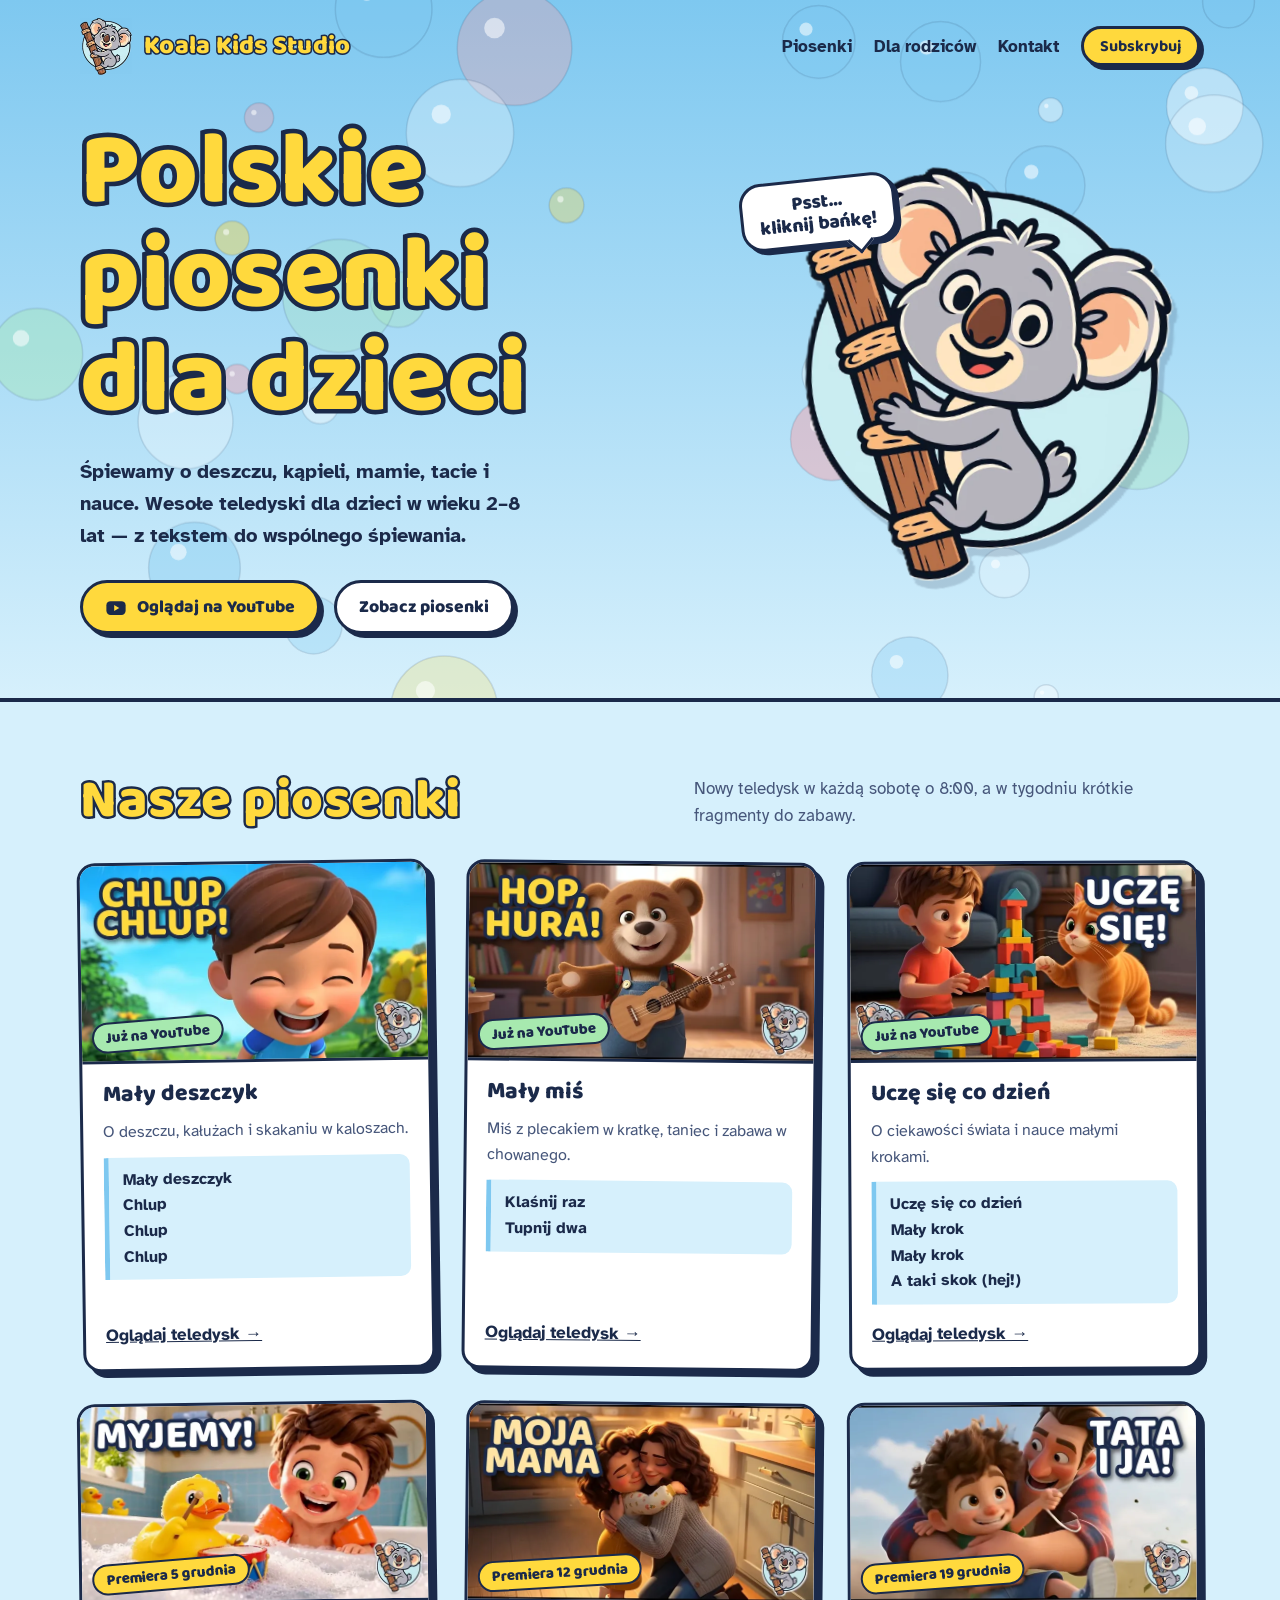
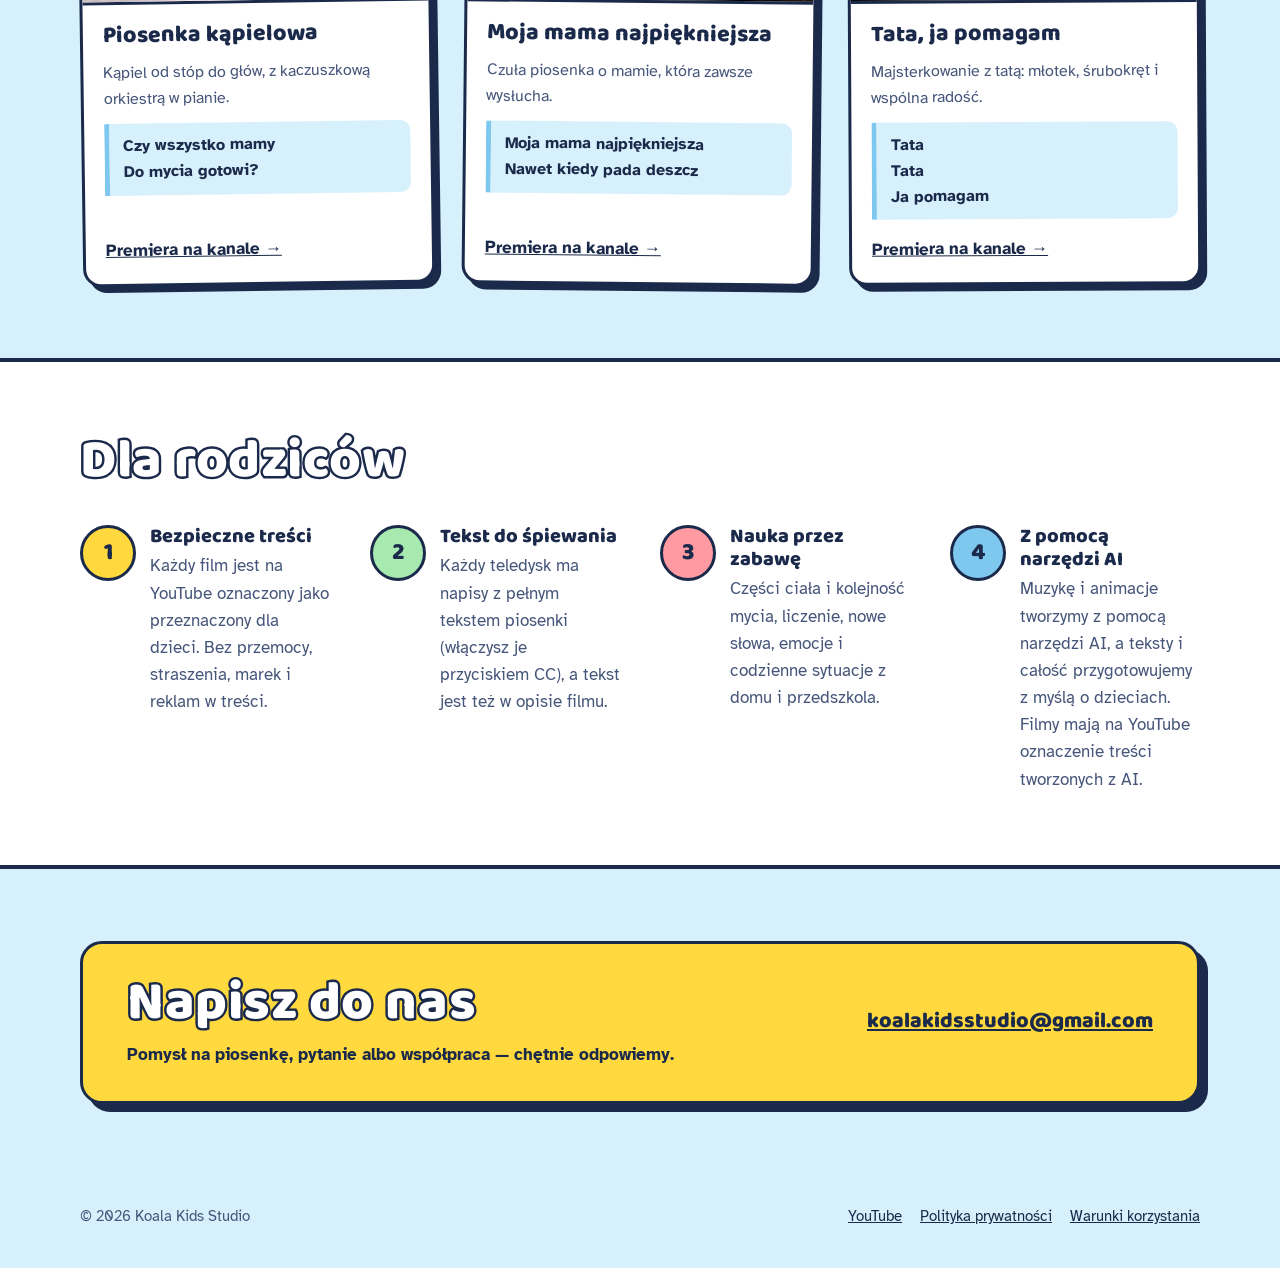
<file: index.html>
<!DOCTYPE html>
<html lang="pl">
<head>
<meta charset="utf-8">
<meta name="viewport" content="width=device-width, initial-scale=1">
<title>Koala Kids Studio</title>
<meta name="description" content="Koala Kids Studio — polskie piosenki dla dzieci z wesołymi teledyskami. O deszczu, kąpieli, mamie, tacie i nauce. Dla dzieci w wieku 2–8 lat.">
<link rel="icon" href="img/favicon.png">
<link rel="apple-touch-icon" href="img/apple-touch-icon.png">
<meta property="og:title" content="Koala Kids Studio — polskie piosenki dla dzieci">
<meta property="og:description" content="Wesołe polskie piosenki z teledyskami dla dzieci w wieku 2–8 lat.">
<meta property="og:image" content="https://koalakidsstudio.pl/img/kks-007.webp">
<link rel="canonical" href="https://koalakidsstudio.pl/">
<meta property="og:type" content="website">
<meta property="og:site_name" content="Koala Kids Studio">
<meta property="og:locale" content="pl_PL">
<meta property="og:url" content="https://koalakidsstudio.pl/">
<meta name="twitter:card" content="summary_large_image">
<link rel="preload" href="fonts/baloo-2-latin.woff2" as="font" type="font/woff2" crossorigin>
<link rel="preload" href="fonts/atkinson-hyperlegible-400-latin.woff2" as="font" type="font/woff2" crossorigin>
<link rel="stylesheet" href="fonts.css">
<link rel="stylesheet" href="style.css">
<script type="application/ld+json">{"@context": "https://schema.org", "@type": "Organization", "name": "Koala Kids Studio", "url": "https://koalakidsstudio.pl/", "logo": "https://koalakidsstudio.pl/img/logo.webp", "email": "koalakidsstudio@gmail.com", "sameAs": ["https://www.youtube.com/@koalakidsstudiopl"], "description": "Polskie piosenki dla dzieci z wesołymi teledyskami."}</script>
</head>
<body>

<header class="gora">
  <canvas id="banki" aria-hidden="true"></canvas>
  <div class="wrap menu">
    <a class="marka" href="#"><img src="img/logo-maly.webp" width="52" height="57" alt=""><span class="obrys">Koala Kids Studio</span></a>
    <nav aria-label="Menu">
      <a href="#piosenki">Piosenki</a>
      <a href="#rodzice">Dla rodziców</a>
      <a href="#kontakt">Kontakt</a>
      <a class="przycisk" href="https://www.youtube.com/@koalakidsstudiopl?sub_confirmation=1" data-goatcounter-click="klik-subskrybuj">Subskrybuj</a>
    </nav>
  </div>
  <div class="wrap bohater">
    <div>
      <h1 class="obrys"><span class="linia">Polskie piosenki</span><span class="linia">dla dzieci</span></h1>
      <p class="wstep">Śpiewamy o deszczu, kąpieli, mamie, tacie i nauce. Wesołe teledyski dla dzieci w wieku 2–8 lat — z tekstem do wspólnego śpiewania.</p>
      <div class="przyciski">
        <a class="przycisk" href="https://www.youtube.com/@koalakidsstudiopl" data-goatcounter-click="klik-ogladaj-youtube">
          <svg viewBox="0 0 24 24" aria-hidden="true"><rect x="1.5" y="4.5" width="21" height="15" rx="4.5" fill="#1b2a4a"/><path d="M10 8.8v6.4l5.6-3.2z" fill="#ffd93d"/></svg>
          Oglądaj na YouTube
        </a>
        <a class="przycisk jasny" href="#piosenki">Zobacz piosenki</a>
      </div>
    </div>
    <div class="koala-miejsce">
      <img class="koala" src="img/logo.webp" width="587" height="640" fetchpriority="high" alt="Koala z kanału Koala Kids Studio wspina się po drabince">
      <span class="dymek">Psst…<br>kliknij bańkę!</span>
    </div>
  </div>
</header>

<main>
  <section id="piosenki">
    <div class="wrap">
      <div class="naglowek-sekcji">
        <h2 class="obrys">Nasze piosenki</h2>
        <p>Nowy teledysk w każdą sobotę o 8:00, a w tygodniu krótkie fragmenty do zabawy.</p>
      </div>
      <div class="piosenki">
        <article class="piosenka" data-premiera="2026-11-21T08:00:00+01:00" data-yt="pkeuDbshSq4">
          <div class="kadr"><img src="img/kks-001.webp" alt="Miniatura teledysku Mały deszczyk" width="720" height="405" loading="lazy"><span class="znaczek juz">Już na YouTube</span></div>
          <div class="tresc">
            <h3>Mały deszczyk</h3>
            <p class="o">O deszczu, kałużach i skakaniu w kaloszach.</p>
            <p class="cytat">Mały deszczyk
Chlup
Chlup
Chlup</p>
            <a class="akcja" data-goatcounter-click="klik-kks-001" href="https://youtu.be/pkeuDbshSq4">Oglądaj teledysk →</a>
          </div>
        </article>
        <article class="piosenka" data-premiera="2026-11-25T08:00:00+01:00" data-yt="8YzQGUByUic">
          <div class="kadr"><img src="img/kks-003.webp" alt="Miniatura teledysku Mały miś" width="720" height="405" loading="lazy"><span class="znaczek">Premiera 25 listopada</span></div>
          <div class="tresc">
            <h3>Mały miś</h3>
            <p class="o">Miś z plecakiem w kratkę, taniec i zabawa w chowanego.</p>
            <p class="cytat">Klaśnij raz
Tupnij dwa</p>
            <a class="akcja" data-goatcounter-click="klik-kks-003" href="https://www.youtube.com/@koalakidsstudiopl">Premiera na kanale →</a>
          </div>
        </article>
        <article class="piosenka" data-premiera="2026-11-28T08:00:00+01:00" data-yt="z_rYiJi0wVs">
          <div class="kadr"><img src="img/kks-002.webp" alt="Miniatura teledysku Uczę się co dzień" width="720" height="405" loading="lazy"><span class="znaczek">Premiera 28 listopada</span></div>
          <div class="tresc">
            <h3>Uczę się co dzień</h3>
            <p class="o">O ciekawości świata i nauce małymi krokami.</p>
            <p class="cytat">Uczę się co dzień
Mały krok
Mały krok
A taki skok (hej!)</p>
            <a class="akcja" data-goatcounter-click="klik-kks-002" href="https://www.youtube.com/@koalakidsstudiopl">Premiera na kanale →</a>
          </div>
        </article>
        <article class="piosenka" data-premiera="2026-12-05T08:00:00+01:00" data-yt="9zr2ETC3fcg">
          <div class="kadr"><img src="img/kks-007.webp" alt="Miniatura teledysku Piosenka kąpielowa" width="720" height="405" loading="lazy"><span class="znaczek">Premiera 5 grudnia</span></div>
          <div class="tresc">
            <h3>Piosenka kąpielowa</h3>
            <p class="o">Kąpiel od stóp do głów, z kaczuszkową orkiestrą w pianie.</p>
            <p class="cytat">Czy wszystko mamy
Do mycia gotowi?</p>
            <a class="akcja" data-goatcounter-click="klik-kks-007" href="https://www.youtube.com/@koalakidsstudiopl">Premiera na kanale →</a>
          </div>
        </article>
        <article class="piosenka" data-premiera="2026-12-12T08:00:00+01:00" data-yt="">
          <div class="kadr"><img src="img/kks-004.webp" alt="Miniatura teledysku Moja mama najpiękniejsza" width="720" height="405" loading="lazy"><span class="znaczek">Premiera 12 grudnia</span></div>
          <div class="tresc">
            <h3>Moja mama najpiękniejsza</h3>
            <p class="o">Czuła piosenka o mamie, która zawsze wysłucha.</p>
            <p class="cytat">Moja mama najpiękniejsza
Nawet kiedy pada deszcz</p>
            <a class="akcja" data-goatcounter-click="klik-kks-004" href="https://www.youtube.com/@koalakidsstudiopl">Premiera na kanale →</a>
          </div>
        </article>
        <article class="piosenka" data-premiera="2026-12-19T08:00:00+01:00" data-yt="">
          <div class="kadr"><img src="img/kks-005.webp" alt="Miniatura teledysku Tata, ja pomagam" width="720" height="405" loading="lazy"><span class="znaczek">Premiera 19 grudnia</span></div>
          <div class="tresc">
            <h3>Tata, ja pomagam</h3>
            <p class="o">Majsterkowanie z tatą: młotek, śrubokręt i wspólna radość.</p>
            <p class="cytat">Tata
Tata
Ja pomagam</p>
            <a class="akcja" data-goatcounter-click="klik-kks-005" href="https://www.youtube.com/@koalakidsstudiopl">Premiera na kanale →</a>
          </div>
        </article>
      </div>
    </div>
  </section>

  <section id="rodzice" class="rodzice">
    <div class="wrap">
      <h2 class="obrys bialy">Dla rodziców</h2>
      <div class="zasady">
        <div class="zasada">
          <span class="kolko" aria-hidden="true">1</span>
          <div><h3>Bezpieczne treści</h3><p>Każdy film jest na YouTube oznaczony jako przeznaczony dla dzieci. Bez przemocy, straszenia, marek i reklam w treści.</p></div>
        </div>
        <div class="zasada">
          <span class="kolko" aria-hidden="true">2</span>
          <div><h3>Tekst do śpiewania</h3><p>Każdy teledysk ma napisy z pełnym tekstem piosenki (włączysz je przyciskiem CC), a tekst jest też w opisie filmu.</p></div>
        </div>
        <div class="zasada">
          <span class="kolko" aria-hidden="true">3</span>
          <div><h3>Nauka przez zabawę</h3><p>Części ciała i kolejność mycia, liczenie, nowe słowa, emocje i codzienne sytuacje z domu i przedszkola.</p></div>
        </div>
        <div class="zasada">
          <span class="kolko" aria-hidden="true">4</span>
          <div><h3>Z pomocą narzędzi AI</h3><p>Muzykę i animacje tworzymy z pomocą narzędzi AI, a teksty i całość przygotowujemy z myślą o dzieciach. Filmy mają na YouTube oznaczenie treści tworzonych z AI.</p></div>
        </div>
      </div>
    </div>
  </section>

  <section id="kontakt" class="kontakt">
    <div class="wrap">
      <div class="karta">
        <div>
          <h2 class="obrys bialy">Napisz do nas</h2>
          <p>Pomysł na piosenkę, pytanie albo współpraca — chętnie odpowiemy.</p>
        </div>
        <a class="adres" href="mailto:koalakidsstudio@gmail.com">koalakidsstudio@gmail.com</a>
      </div>
    </div>
  </section>
</main>

<footer>
  <div class="wrap">
    <span>© 2026 Koala Kids Studio</span>
    <nav aria-label="Stopka">
      <a href="https://www.youtube.com/@koalakidsstudiopl">YouTube</a>
      <a href="polityka-prywatnosci.html">Polityka prywatności</a>
      <a href="warunki.html">Warunki korzystania</a>
    </nav>
  </div>
</footer>

<script src="banki.js"></script>
<script data-goatcounter="https://koalakidsstudio.goatcounter.com/count" async src="count.js"></script>
</body>
</html>
</file>
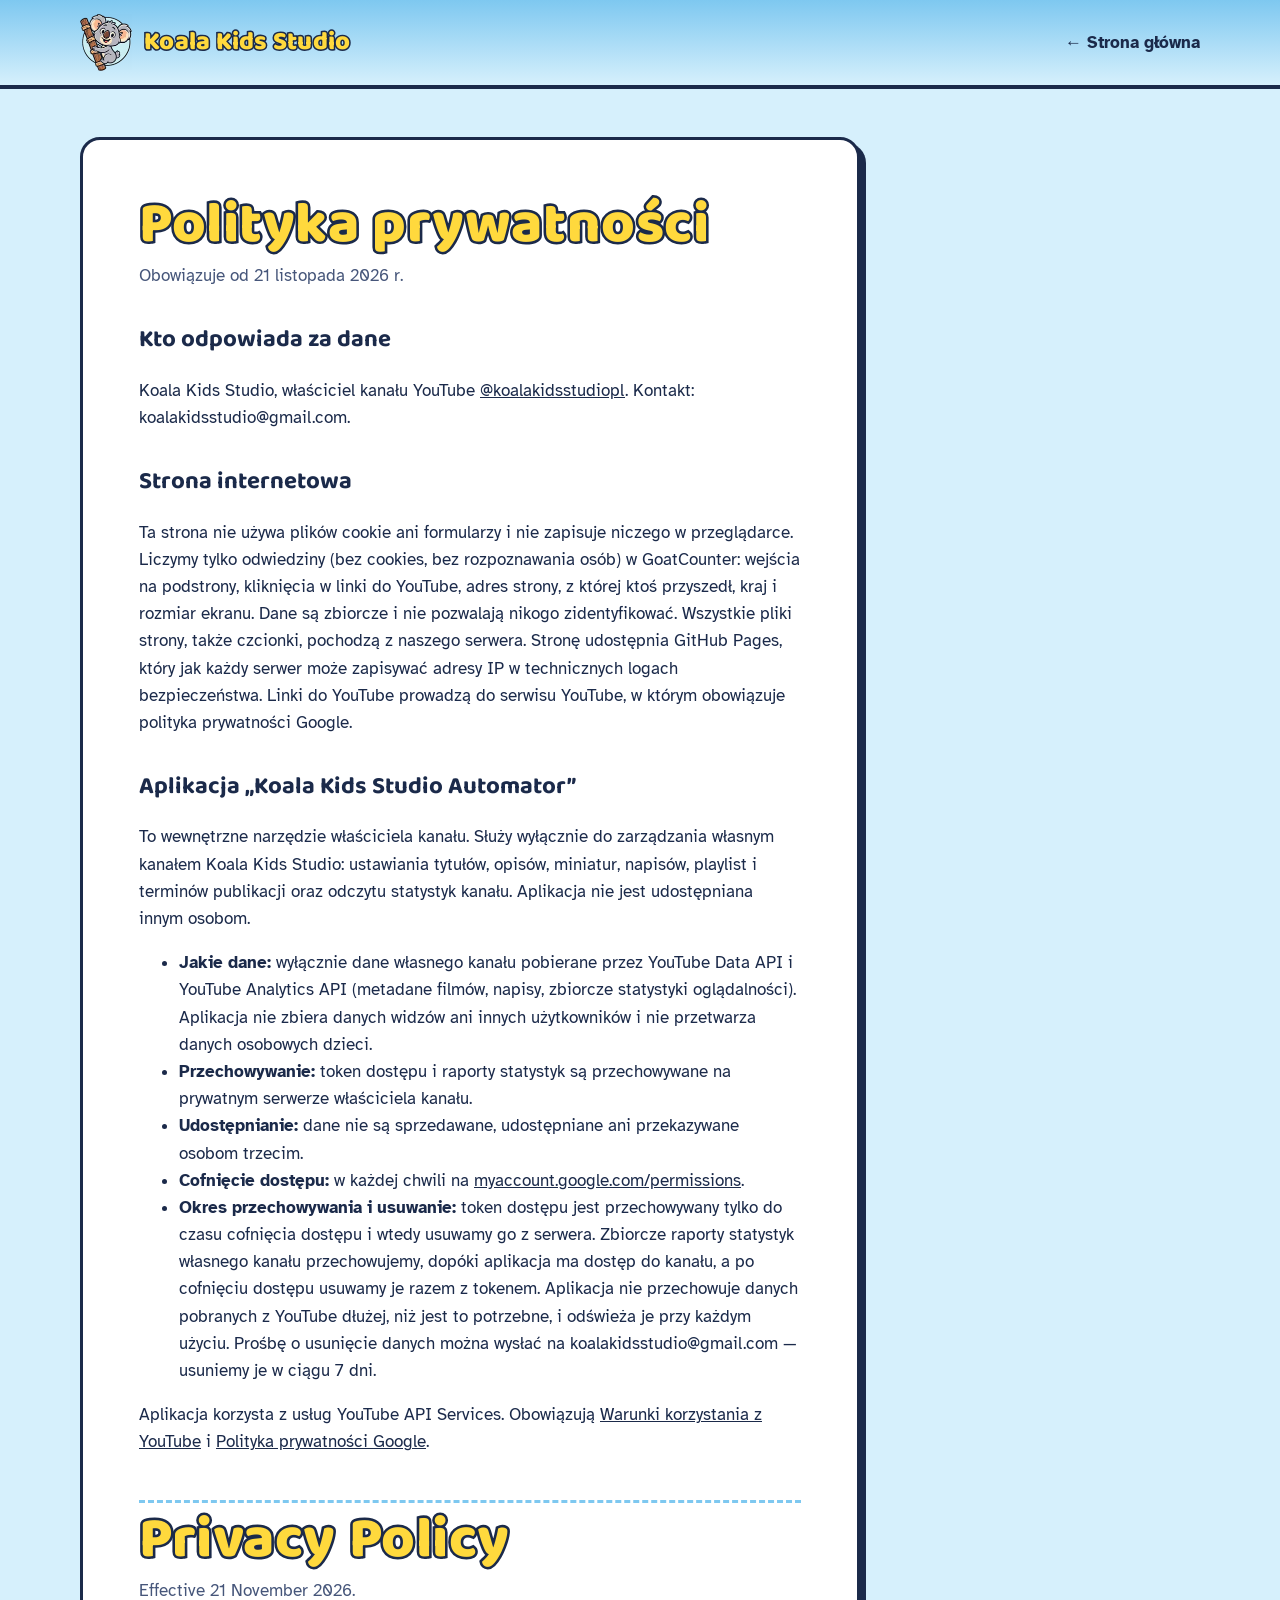
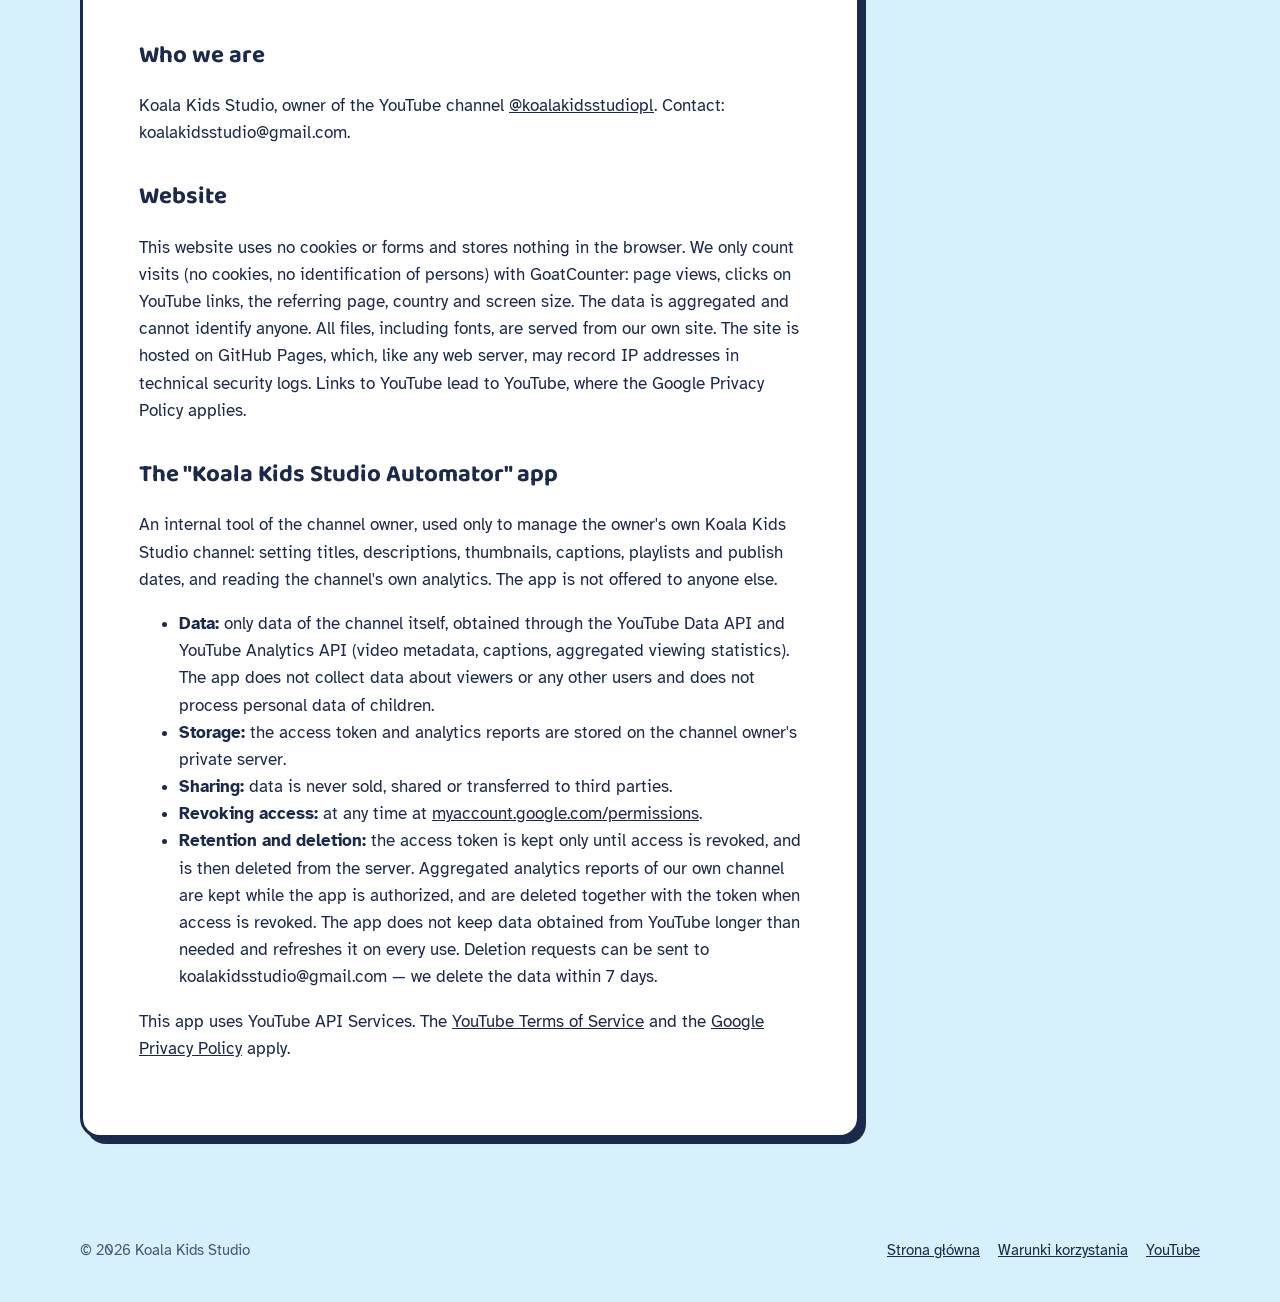
<file: polityka-prywatnosci.html>
<!DOCTYPE html>
<html lang="pl">
<head>
<meta charset="utf-8">
<meta name="viewport" content="width=device-width, initial-scale=1">
<title>Polityka prywatności — Koala Kids Studio</title>
<meta name="description" content="Polityka prywatności aplikacji Koala Kids Studio Automator i strony Koala Kids Studio.">
<link rel="icon" href="img/favicon.png">
<meta property="og:title" content="Polityka prywatności — Koala Kids Studio">
<meta property="og:description" content="Polityka prywatności aplikacji Koala Kids Studio Automator i strony Koala Kids Studio.">
<meta property="og:image" content="https://koalakidsstudio.pl/img/kks-007.webp">
<link rel="canonical" href="https://koalakidsstudio.pl/polityka-prywatnosci.html">
<meta property="og:type" content="website">
<meta property="og:site_name" content="Koala Kids Studio">
<meta property="og:locale" content="pl_PL">
<meta property="og:url" content="https://koalakidsstudio.pl/polityka-prywatnosci.html">
<meta name="twitter:card" content="summary_large_image">
<link rel="preload" href="fonts/baloo-2-latin.woff2" as="font" type="font/woff2" crossorigin>
<link rel="preload" href="fonts/atkinson-hyperlegible-400-latin.woff2" as="font" type="font/woff2" crossorigin>
<link rel="stylesheet" href="fonts.css">
<link rel="stylesheet" href="style.css">
</head>
<body>
<header class="gora mala">
  <div class="wrap menu">
    <a class="marka" href="index.html"><img src="img/logo-maly.webp" width="52" height="57" alt=""><span class="obrys">Koala Kids Studio</span></a>
    <nav aria-label="Menu"><a href="index.html">← Strona główna</a></nav>
  </div>
</header>

<main class="wrap dokument">
  <article>
    <h1 class="obrys">Polityka prywatności</h1>
    <p class="data">Obowiązuje od 21 listopada 2026 r.</p>

    <h2>Kto odpowiada za dane</h2>
    <p>Koala Kids Studio, właściciel kanału YouTube <a href="https://www.youtube.com/@koalakidsstudiopl">@koalakidsstudiopl</a>. Kontakt: koalakidsstudio@gmail.com.</p>

    <h2>Strona internetowa</h2>
    <p>Ta strona nie używa plików cookie ani formularzy i nie zapisuje niczego w przeglądarce. Liczymy tylko odwiedziny (bez cookies, bez rozpoznawania osób) w GoatCounter: wejścia na podstrony, kliknięcia w linki do YouTube, adres strony, z której ktoś przyszedł, kraj i rozmiar ekranu. Dane są zbiorcze i nie pozwalają nikogo zidentyfikować. Wszystkie pliki strony, także czcionki, pochodzą z naszego serwera. Stronę udostępnia GitHub Pages, który jak każdy serwer może zapisywać adresy IP w technicznych logach bezpieczeństwa. Linki do YouTube prowadzą do serwisu YouTube, w którym obowiązuje polityka prywatności Google.</p>

    <h2>Aplikacja „Koala Kids Studio Automator”</h2>
    <p>To wewnętrzne narzędzie właściciela kanału. Służy wyłącznie do zarządzania własnym kanałem Koala Kids Studio: ustawiania tytułów, opisów, miniatur, napisów, playlist i terminów publikacji oraz odczytu statystyk kanału. Aplikacja nie jest udostępniana innym osobom.</p>
    <ul>
      <li><strong>Jakie dane:</strong> wyłącznie dane własnego kanału pobierane przez YouTube Data API i YouTube Analytics API (metadane filmów, napisy, zbiorcze statystyki oglądalności). Aplikacja nie zbiera danych widzów ani innych użytkowników i nie przetwarza danych osobowych dzieci.</li>
      <li><strong>Przechowywanie:</strong> token dostępu i raporty statystyk są przechowywane na prywatnym serwerze właściciela kanału.</li>
      <li><strong>Udostępnianie:</strong> dane nie są sprzedawane, udostępniane ani przekazywane osobom trzecim.</li>
      <li><strong>Cofnięcie dostępu:</strong> w każdej chwili na <a href="https://myaccount.google.com/permissions">myaccount.google.com/permissions</a>.</li>
      <li><strong>Okres przechowywania i usuwanie:</strong> token dostępu jest przechowywany tylko do czasu cofnięcia dostępu i wtedy usuwamy go z serwera. Zbiorcze raporty statystyk własnego kanału przechowujemy, dopóki aplikacja ma dostęp do kanału, a po cofnięciu dostępu usuwamy je razem z tokenem. Aplikacja nie przechowuje danych pobranych z YouTube dłużej, niż jest to potrzebne, i odświeża je przy każdym użyciu. Prośbę o usunięcie danych można wysłać na koalakidsstudio@gmail.com — usuniemy je w ciągu 7 dni.</li>
    </ul>
    <p>Aplikacja korzysta z usług YouTube API Services. Obowiązują <a href="https://www.youtube.com/t/terms">Warunki korzystania z YouTube</a> i <a href="https://policies.google.com/privacy">Polityka prywatności Google</a>.</p>

    <hr>
    <h1 class="obrys" lang="en">Privacy Policy</h1>
    <div lang="en">
      <p class="data">Effective 21 November 2026.</p>
      <h2>Who we are</h2>
      <p>Koala Kids Studio, owner of the YouTube channel <a href="https://www.youtube.com/@koalakidsstudiopl">@koalakidsstudiopl</a>. Contact: koalakidsstudio@gmail.com.</p>
      <h2>Website</h2>
      <p>This website uses no cookies or forms and stores nothing in the browser. We only count visits (no cookies, no identification of persons) with GoatCounter: page views, clicks on YouTube links, the referring page, country and screen size. The data is aggregated and cannot identify anyone. All files, including fonts, are served from our own site. The site is hosted on GitHub Pages, which, like any web server, may record IP addresses in technical security logs. Links to YouTube lead to YouTube, where the Google Privacy Policy applies.</p>
      <h2>The "Koala Kids Studio Automator" app</h2>
      <p>An internal tool of the channel owner, used only to manage the owner's own Koala Kids Studio channel: setting titles, descriptions, thumbnails, captions, playlists and publish dates, and reading the channel's own analytics. The app is not offered to anyone else.</p>
      <ul>
        <li><strong>Data:</strong> only data of the channel itself, obtained through the YouTube Data API and YouTube Analytics API (video metadata, captions, aggregated viewing statistics). The app does not collect data about viewers or any other users and does not process personal data of children.</li>
        <li><strong>Storage:</strong> the access token and analytics reports are stored on the channel owner's private server.</li>
        <li><strong>Sharing:</strong> data is never sold, shared or transferred to third parties.</li>
        <li><strong>Revoking access:</strong> at any time at <a href="https://myaccount.google.com/permissions">myaccount.google.com/permissions</a>.</li>
        <li><strong>Retention and deletion:</strong> the access token is kept only until access is revoked, and is then deleted from the server. Aggregated analytics reports of our own channel are kept while the app is authorized, and are deleted together with the token when access is revoked. The app does not keep data obtained from YouTube longer than needed and refreshes it on every use. Deletion requests can be sent to koalakidsstudio@gmail.com — we delete the data within 7 days.</li>
      </ul>
      <p>This app uses YouTube API Services. The <a href="https://www.youtube.com/t/terms">YouTube Terms of Service</a> and the <a href="https://policies.google.com/privacy">Google Privacy Policy</a> apply.</p>
    </div>
  </article>
</main>

<footer>
  <div class="wrap">
    <span>© 2026 Koala Kids Studio</span>
    <nav aria-label="Stopka"><a href="index.html">Strona główna</a><a href="warunki.html">Warunki korzystania</a><a href="https://www.youtube.com/@koalakidsstudiopl">YouTube</a></nav>
  </div>
</footer>
<script data-goatcounter="https://koalakidsstudio.goatcounter.com/count" async src="count.js"></script>
</body>
</html>
</file>
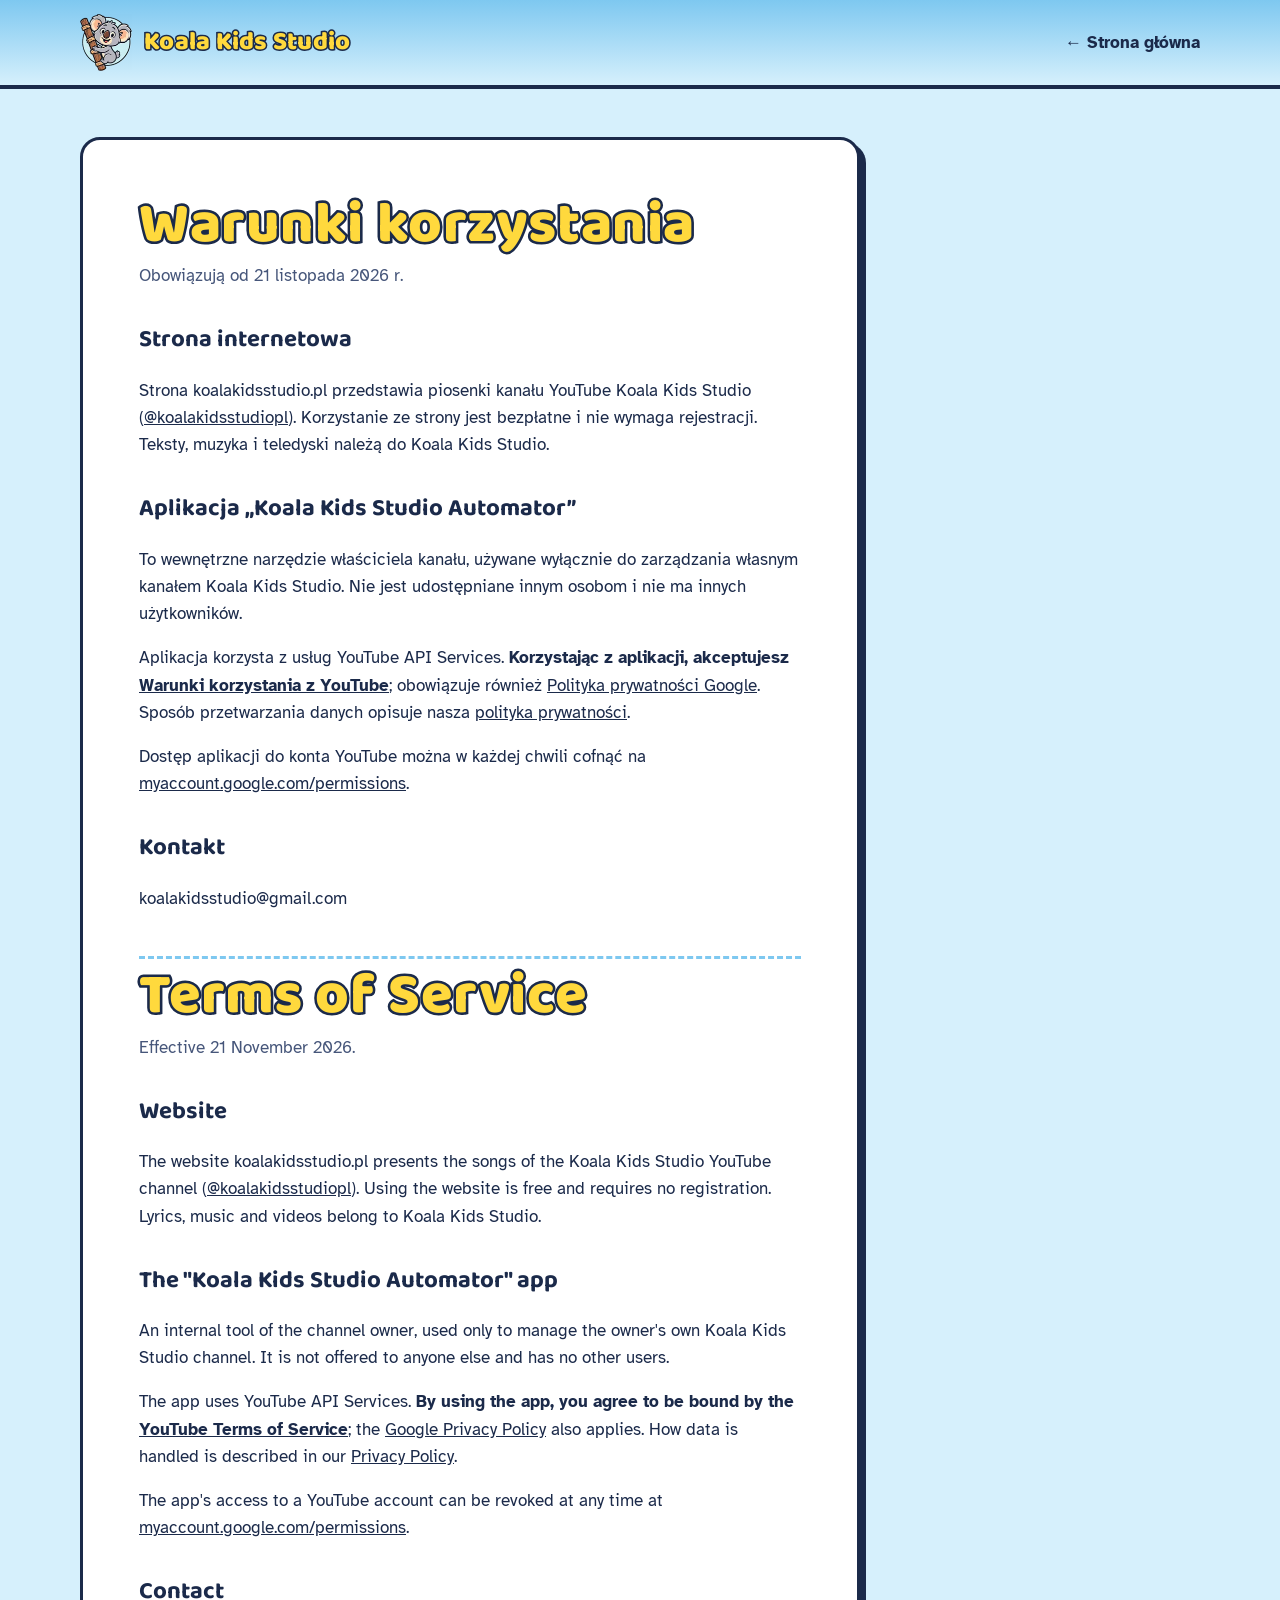
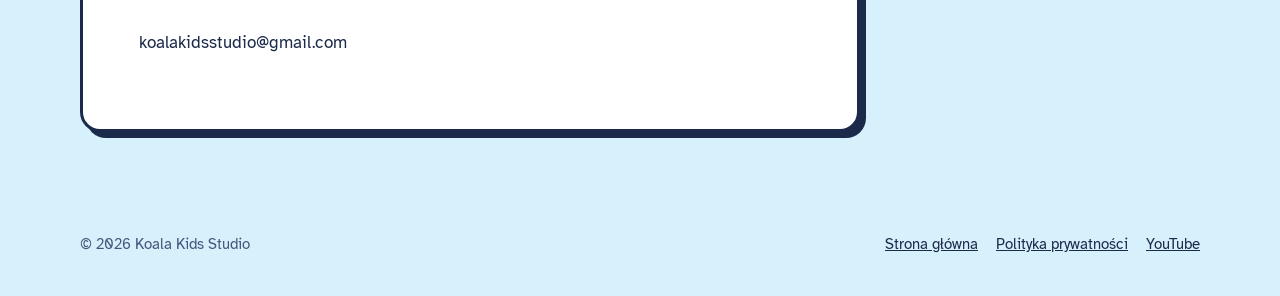
<file: warunki.html>
<!DOCTYPE html>
<html lang="pl">
<head>
<meta charset="utf-8">
<meta name="viewport" content="width=device-width, initial-scale=1">
<title>Warunki korzystania — Koala Kids Studio</title>
<meta name="description" content="Warunki korzystania z aplikacji Koala Kids Studio Automator i strony Koala Kids Studio.">
<link rel="icon" href="img/favicon.png">
<meta property="og:title" content="Warunki korzystania — Koala Kids Studio">
<meta property="og:description" content="Warunki korzystania z aplikacji Koala Kids Studio Automator i strony Koala Kids Studio.">
<meta property="og:image" content="https://koalakidsstudio.pl/img/kks-007.webp">
<link rel="canonical" href="https://koalakidsstudio.pl/warunki.html">
<meta property="og:type" content="website">
<meta property="og:site_name" content="Koala Kids Studio">
<meta property="og:locale" content="pl_PL">
<meta property="og:url" content="https://koalakidsstudio.pl/warunki.html">
<meta name="twitter:card" content="summary_large_image">
<link rel="preload" href="fonts/baloo-2-latin.woff2" as="font" type="font/woff2" crossorigin>
<link rel="preload" href="fonts/atkinson-hyperlegible-400-latin.woff2" as="font" type="font/woff2" crossorigin>
<link rel="stylesheet" href="fonts.css">
<link rel="stylesheet" href="style.css">
</head>
<body>
<header class="gora mala">
  <div class="wrap menu">
    <a class="marka" href="index.html"><img src="img/logo-maly.webp" width="52" height="57" alt=""><span class="obrys">Koala Kids Studio</span></a>
    <nav aria-label="Menu"><a href="index.html">← Strona główna</a></nav>
  </div>
</header>

<main class="wrap dokument">
  <article>
    <h1 class="obrys">Warunki korzystania</h1>
    <p class="data">Obowiązują od 21 listopada 2026 r.</p>

    <h2>Strona internetowa</h2>
    <p>Strona koalakidsstudio.pl przedstawia piosenki kanału YouTube Koala Kids Studio (<a href="https://www.youtube.com/@koalakidsstudiopl">@koalakidsstudiopl</a>). Korzystanie ze strony jest bezpłatne i nie wymaga rejestracji. Teksty, muzyka i teledyski należą do Koala Kids Studio.</p>

    <h2>Aplikacja „Koala Kids Studio Automator”</h2>
    <p>To wewnętrzne narzędzie właściciela kanału, używane wyłącznie do zarządzania własnym kanałem Koala Kids Studio. Nie jest udostępniane innym osobom i nie ma innych użytkowników.</p>
    <p>Aplikacja korzysta z usług YouTube API Services. <strong>Korzystając z aplikacji, akceptujesz <a href="https://www.youtube.com/t/terms">Warunki korzystania z YouTube</a></strong>; obowiązuje również <a href="https://policies.google.com/privacy">Polityka prywatności Google</a>. Sposób przetwarzania danych opisuje nasza <a href="polityka-prywatnosci.html">polityka prywatności</a>.</p>
    <p>Dostęp aplikacji do konta YouTube można w każdej chwili cofnąć na <a href="https://myaccount.google.com/permissions">myaccount.google.com/permissions</a>.</p>

    <h2>Kontakt</h2>
    <p>koalakidsstudio@gmail.com</p>

    <hr>
    <h1 class="obrys" lang="en">Terms of Service</h1>
    <div lang="en">
      <p class="data">Effective 21 November 2026.</p>
      <h2>Website</h2>
      <p>The website koalakidsstudio.pl presents the songs of the Koala Kids Studio YouTube channel (<a href="https://www.youtube.com/@koalakidsstudiopl">@koalakidsstudiopl</a>). Using the website is free and requires no registration. Lyrics, music and videos belong to Koala Kids Studio.</p>
      <h2>The "Koala Kids Studio Automator" app</h2>
      <p>An internal tool of the channel owner, used only to manage the owner's own Koala Kids Studio channel. It is not offered to anyone else and has no other users.</p>
      <p>The app uses YouTube API Services. <strong>By using the app, you agree to be bound by the <a href="https://www.youtube.com/t/terms">YouTube Terms of Service</a></strong>; the <a href="https://policies.google.com/privacy">Google Privacy Policy</a> also applies. How data is handled is described in our <a href="polityka-prywatnosci.html">Privacy Policy</a>.</p>
      <p>The app's access to a YouTube account can be revoked at any time at <a href="https://myaccount.google.com/permissions">myaccount.google.com/permissions</a>.</p>
      <h2>Contact</h2>
      <p>koalakidsstudio@gmail.com</p>
    </div>
  </article>
</main>

<footer>
  <div class="wrap">
    <span>© 2026 Koala Kids Studio</span>
    <nav aria-label="Stopka"><a href="index.html">Strona główna</a><a href="polityka-prywatnosci.html">Polityka prywatności</a><a href="https://www.youtube.com/@koalakidsstudiopl">YouTube</a></nav>
  </div>
</footer>
<script data-goatcounter="https://koalakidsstudio.goatcounter.com/count" async src="count.js"></script>
</body>
</html>
</file>
<file: fonts.css>
/* Czcionki u nas (nie z Google Fonts): odwiedzający nie łączy się z serwerami Google. Licencja SIL OFL. */
/* latin-ext */
@font-face {
  font-family: 'Atkinson Hyperlegible';
  font-style: normal;
  font-weight: 400;
  font-display: swap;
  src: url(fonts/atkinson-hyperlegible-400-latin-ext.woff2) format('woff2');
  unicode-range: U+0100-02BA, U+02BD-02C5, U+02C7-02CC, U+02CE-02D7, U+02DD-02FF, U+0304, U+0308, U+0329, U+1D00-1DBF, U+1E00-1E9F, U+1EF2-1EFF, U+2020, U+20A0-20AB, U+20AD-20C4, U+2113, U+2C60-2C7F, U+A720-A7FF;
}
/* latin */
@font-face {
  font-family: 'Atkinson Hyperlegible';
  font-style: normal;
  font-weight: 400;
  font-display: swap;
  src: url(fonts/atkinson-hyperlegible-400-latin.woff2) format('woff2');
  unicode-range: U+0000-00FF, U+0131, U+0152-0153, U+02BB-02BC, U+02C6, U+02DA, U+02DC, U+0304, U+0308, U+0329, U+2000-206F, U+20AC, U+2122, U+2191, U+2193, U+2212, U+2215, U+FEFF, U+FFFD;
}
/* latin-ext */
@font-face {
  font-family: 'Atkinson Hyperlegible';
  font-style: normal;
  font-weight: 700;
  font-display: swap;
  src: url(fonts/atkinson-hyperlegible-700-latin-ext.woff2) format('woff2');
  unicode-range: U+0100-02BA, U+02BD-02C5, U+02C7-02CC, U+02CE-02D7, U+02DD-02FF, U+0304, U+0308, U+0329, U+1D00-1DBF, U+1E00-1E9F, U+1EF2-1EFF, U+2020, U+20A0-20AB, U+20AD-20C4, U+2113, U+2C60-2C7F, U+A720-A7FF;
}
/* latin */
@font-face {
  font-family: 'Atkinson Hyperlegible';
  font-style: normal;
  font-weight: 700;
  font-display: swap;
  src: url(fonts/atkinson-hyperlegible-700-latin.woff2) format('woff2');
  unicode-range: U+0000-00FF, U+0131, U+0152-0153, U+02BB-02BC, U+02C6, U+02DA, U+02DC, U+0304, U+0308, U+0329, U+2000-206F, U+20AC, U+2122, U+2191, U+2193, U+2212, U+2215, U+FEFF, U+FFFD;
}
/* latin-ext */
@font-face {
  font-family: 'Baloo 2';
  font-style: normal;
  font-weight: 700;
  font-display: swap;
  src: url(fonts/baloo-2-latin-ext.woff2) format('woff2');
  unicode-range: U+0100-02BA, U+02BD-02C5, U+02C7-02CC, U+02CE-02D7, U+02DD-02FF, U+0304, U+0308, U+0329, U+1D00-1DBF, U+1E00-1E9F, U+1EF2-1EFF, U+2020, U+20A0-20AB, U+20AD-20C4, U+2113, U+2C60-2C7F, U+A720-A7FF;
}
/* latin */
@font-face {
  font-family: 'Baloo 2';
  font-style: normal;
  font-weight: 700;
  font-display: swap;
  src: url(fonts/baloo-2-latin.woff2) format('woff2');
  unicode-range: U+0000-00FF, U+0131, U+0152-0153, U+02BB-02BC, U+02C6, U+02DA, U+02DC, U+0304, U+0308, U+0329, U+2000-206F, U+20AC, U+2122, U+2191, U+2193, U+2212, U+2215, U+FEFF, U+FFFD;
}
/* latin-ext */
@font-face {
  font-family: 'Baloo 2';
  font-style: normal;
  font-weight: 800;
  font-display: swap;
  src: url(fonts/baloo-2-latin-ext.woff2) format('woff2');
  unicode-range: U+0100-02BA, U+02BD-02C5, U+02C7-02CC, U+02CE-02D7, U+02DD-02FF, U+0304, U+0308, U+0329, U+1D00-1DBF, U+1E00-1E9F, U+1EF2-1EFF, U+2020, U+20A0-20AB, U+20AD-20C4, U+2113, U+2C60-2C7F, U+A720-A7FF;
}
/* latin */
@font-face {
  font-family: 'Baloo 2';
  font-style: normal;
  font-weight: 800;
  font-display: swap;
  src: url(fonts/baloo-2-latin.woff2) format('woff2');
  unicode-range: U+0000-00FF, U+0131, U+0152-0153, U+02BB-02BC, U+02C6, U+02DA, U+02DC, U+0304, U+0308, U+0329, U+2000-206F, U+20AC, U+2122, U+2191, U+2193, U+2212, U+2215, U+FEFF, U+FFFD;
}
</file>
<file: style.css>
/* Koala Kids Studio — strona. Świat marki: niebo z bańkami (baner kanału) + napisy z granatowym obrysem (miniatury).
   Układ: nagłówek-niebo z bańkami, piosenki jako „naklejki” z obrysem, sekcja dla rodziców, kontakt. Jeden jasny motyw. */
:root {
  --niebo: #7ec8f0;
  --niebo-jasne: #d6f0fc;
  --granat: #1b2a4a;
  --slonce: #ffd93d;
  --roz: #ff9aa2;
  --mieta: #a7e9af;
  --papier: #ffffff;
  --tekst: #1b2a4a;
  --tekst-cichy: #46567a;
  --f-tytul: "Baloo 2", "Arial Rounded MT Bold", "Trebuchet MS", sans-serif;
  --f-tekst: "Atkinson Hyperlegible", "Segoe UI", Arial, sans-serif;
  --obrys: 0.09em;
  color-scheme: light;
}

* { box-sizing: border-box; }
html { scroll-behavior: smooth; }
@media (prefers-reduced-motion: reduce) { html { scroll-behavior: auto; } }
body {
  margin: 0;
  background: var(--niebo-jasne);
  color: var(--tekst);
  font: 400 1.0625rem/1.6 var(--f-tekst);
}
img { max-width: 100%; height: auto; display: block; }
a { color: var(--granat); }
a:focus-visible, button:focus-visible { outline: 3px solid var(--granat); outline-offset: 3px; border-radius: 6px; }

.obrys {
  font-family: var(--f-tytul);
  font-weight: 800;
  color: var(--slonce);
  -webkit-text-stroke: var(--obrys) var(--granat);
  paint-order: stroke fill;
  letter-spacing: 0.01em;
  line-height: 1.02;
}
.obrys.bialy { color: var(--papier); }
h1, h2, h3 { text-wrap: balance; margin: 0; }
h2 { font-size: clamp(2.2rem, 5vw, 3.4rem); }
h3 { font-family: var(--f-tytul); font-weight: 800; font-size: 1.45rem; line-height: 1.15; }

.wrap { width: min(1120px, 100% - 32px); margin-inline: auto; }

/* ---------- nagłówek ---------- */
.gora {
  position: relative;
  overflow: hidden;
  background: linear-gradient(180deg, var(--niebo) 0%, var(--niebo-jasne) 100%);
  border-bottom: 4px solid var(--granat);
}
#banki { position: absolute; inset: 0; width: 100%; height: 100%; }
.menu {
  position: relative;
  display: flex; align-items: center; justify-content: space-between; gap: 16px; flex-wrap: wrap;
  padding-block: 18px;
}
.marka { display: flex; align-items: center; gap: 12px; text-decoration: none; }
.marka img { width: 52px; height: auto; }
.marka span { font-size: 1.6rem; --obrys: 0.12em; }
.menu nav { display: flex; gap: 6px 22px; flex-wrap: wrap; align-items: center; }
.menu nav a { font-weight: 700; text-decoration: none; }
.menu nav a:hover { text-decoration: underline; text-underline-offset: 4px; }

.przycisk {
  display: inline-flex; align-items: center; gap: 10px;
  font: 800 1.1rem/1 var(--f-tytul);
  padding: 14px 22px 12px;
  border: 3px solid var(--granat);
  border-radius: 999px;
  background: var(--slonce);
  color: var(--granat);
  text-decoration: none;
  box-shadow: 4px 4px 0 var(--granat);
  transition: transform .12s ease, box-shadow .12s ease;
}
.przycisk:hover { transform: translate(-2px, -2px); box-shadow: 6px 6px 0 var(--granat); }
.przycisk:active { transform: translate(2px, 2px); box-shadow: 2px 2px 0 var(--granat); }
.przycisk.jasny { background: var(--papier); }
.przycisk svg { width: 22px; height: 22px; flex: none; }
.menu .przycisk { font-size: 1rem; padding: 10px 16px 8px; }

.bohater {
  position: relative;
  display: grid; grid-template-columns: 1.25fr 0.75fr; align-items: center; gap: 24px;
  padding-block: 28px 64px;
}
.bohater h1 { font-size: clamp(3rem, 8.5vw, 6.4rem); }
.bohater h1 .linia { display: block; }
.bohater .wstep { font-size: 1.25rem; max-width: 34ch; margin: 22px 0 28px; font-weight: 700; }
.bohater .przyciski { display: flex; gap: 14px; flex-wrap: wrap; }
.koala-miejsce { position: relative; justify-self: center; }
.bohater .koala { width: min(380px, 100%); filter: drop-shadow(6px 8px 0 rgba(27, 42, 74, .18)); transform: rotate(4deg); }
/* dymek przy koali: zachęta do pękania baniek (nie łapie kliknięć, żeby bańki pod nim dało się pękać) */
.dymek {
  position: absolute; top: 2%; left: -12%; z-index: 1; max-width: 9.5em; text-align: center; pointer-events: none;
  font: 800 1.2rem/1.15 var(--f-tytul); color: var(--granat);
  background: var(--papier); border: 3px solid var(--granat); border-radius: 22px; padding: 10px 16px 8px;
  box-shadow: 4px 4px 0 var(--granat); transform: rotate(-6deg); animation: kiwanie 2.6s ease-in-out infinite;
}
.dymek::after {
  content: ""; position: absolute; right: 26px; bottom: -11px; width: 16px; height: 16px;
  background: var(--papier); border: solid var(--granat); border-width: 0 3px 3px 0; transform: rotate(45deg);
}
@keyframes kiwanie { 50% { transform: rotate(-2deg) translateY(-5px); } }
@media (prefers-reduced-motion: reduce) { .dymek { animation: none; } }

/* ---------- piosenki ---------- */
section { padding-block: 72px; }
.naglowek-sekcji { display: flex; justify-content: space-between; align-items: end; gap: 16px; flex-wrap: wrap; margin-bottom: 32px; }
.naglowek-sekcji p { margin: 0; max-width: 46ch; color: var(--tekst-cichy); }
.piosenki { display: grid; grid-template-columns: repeat(auto-fill, minmax(300px, 1fr)); gap: 32px; }
.piosenka {
  display: flex; flex-direction: column;
  background: var(--papier);
  border: 3px solid var(--granat);
  border-radius: 18px;
  box-shadow: 6px 6px 0 var(--granat);
  overflow: hidden;
}
.piosenka:nth-child(3n+1) { transform: rotate(-0.8deg); }
.piosenka:nth-child(3n+2) { transform: rotate(0.6deg); }
.piosenka:nth-child(3n) { transform: rotate(-0.3deg); }
.piosenka .kadr { position: relative; aspect-ratio: 16 / 9; border-bottom: 3px solid var(--granat); }
.piosenka .kadr img { width: 100%; height: 100%; object-fit: cover; }
.znaczek {
  position: absolute; bottom: 10px; left: 10px;  /* lewy dół: na miniaturach napisy są u góry, logo w prawym dole */
  font: 800 .95rem/1 var(--f-tytul);
  background: var(--slonce); color: var(--granat);
  border: 2.5px solid var(--granat); border-radius: 999px;
  padding: 7px 12px 5px; transform: rotate(-4deg);
}
.znaczek.juz { background: var(--mieta); }
.piosenka .tresc { display: flex; flex-direction: column; gap: 12px; padding: 18px 20px 20px; flex: 1; }
.piosenka .o { margin: 0; color: var(--tekst-cichy); font-size: 1rem; }
.cytat {
  margin: 0; padding: 10px 14px;
  background: var(--niebo-jasne); border-left: 5px solid var(--niebo); border-radius: 0 10px 10px 0;
  font-weight: 700; white-space: pre-line; font-size: 1rem;
}
.piosenka .akcja { margin-top: auto; padding-top: 4px; font-weight: 700; }

/* ---------- dla rodziców ---------- */
.rodzice { background: var(--papier); border-block: 4px solid var(--granat); }
.zasady { display: grid; grid-template-columns: repeat(auto-fit, minmax(240px, 1fr)); gap: 28px 40px; margin-top: 36px; }
.zasada { display: grid; grid-template-columns: 56px 1fr; gap: 14px; align-items: start; }
.zasada .kolko {
  width: 56px; height: 56px; border-radius: 50%;
  border: 3px solid var(--granat); display: grid; place-items: center;
  font: 800 1.5rem/1 var(--f-tytul);
}
.zasada:nth-child(4n+1) .kolko { background: var(--slonce); }
.zasada:nth-child(4n+2) .kolko { background: var(--mieta); }
.zasada:nth-child(4n+3) .kolko { background: var(--roz); }
.zasada:nth-child(4n) .kolko { background: var(--niebo); }
.zasada h3 { font-size: 1.25rem; margin-bottom: 4px; }
.zasada p { margin: 0; color: var(--tekst-cichy); }

/* ---------- kontakt + stopka ---------- */
.kontakt { text-align: left; }
.kontakt .karta {
  display: grid; grid-template-columns: 1fr auto; gap: 24px; align-items: center;
  background: var(--slonce); border: 3px solid var(--granat); border-radius: 22px; box-shadow: 8px 8px 0 var(--granat);
  padding: 32px clamp(20px, 4vw, 44px);
}
.kontakt .karta p { margin: 10px 0 0; font-weight: 700; }
.kontakt .adres { font: 800 1.35rem/1.2 var(--f-tytul); word-break: break-all; }
footer { padding-block: 28px 40px; color: var(--tekst-cichy); font-size: .95rem; }
footer .wrap { display: flex; justify-content: space-between; gap: 12px 24px; flex-wrap: wrap; }
footer nav { display: flex; gap: 18px; flex-wrap: wrap; }

/* ---------- polityka prywatności ---------- */
.dokument { padding-block: 48px 72px; }
.dokument article {
  background: var(--papier); border: 3px solid var(--granat); border-radius: 20px; box-shadow: 6px 6px 0 var(--granat);
  padding: clamp(22px, 5vw, 56px); max-width: 780px;
}
.dokument h1 { font-size: clamp(2.2rem, 6vw, 3.6rem); margin-bottom: 8px; }
.dokument h2 { font-family: var(--f-tytul); font-size: 1.5rem; -webkit-text-stroke: 0; color: var(--granat); margin: 32px 0 6px; }
.dokument p, .dokument li { max-width: 65ch; }
.dokument .data { color: var(--tekst-cichy); margin: 0 0 8px; }
.dokument hr { border: 0; border-top: 3px dashed var(--niebo); margin: 44px 0 8px; }
.gora.mala .menu { padding-block: 14px; }

@media (max-width: 760px) {
  .bohater { grid-template-columns: 1fr; padding-bottom: 48px; }
  .koala-miejsce { order: -1; justify-self: start; }
  .bohater .koala { width: 210px; }
  .dymek { left: calc(100% + 4px); top: 14%; font-size: 1.05rem; max-width: 7.5em; transform: rotate(4deg); animation: none; }
  .dymek::after { right: auto; left: -11px; bottom: 40%; border-width: 0 0 3px 3px; }
  .kontakt .karta { grid-template-columns: 1fr; }
  .piosenka:nth-child(n) { transform: none; }
}
</file>
